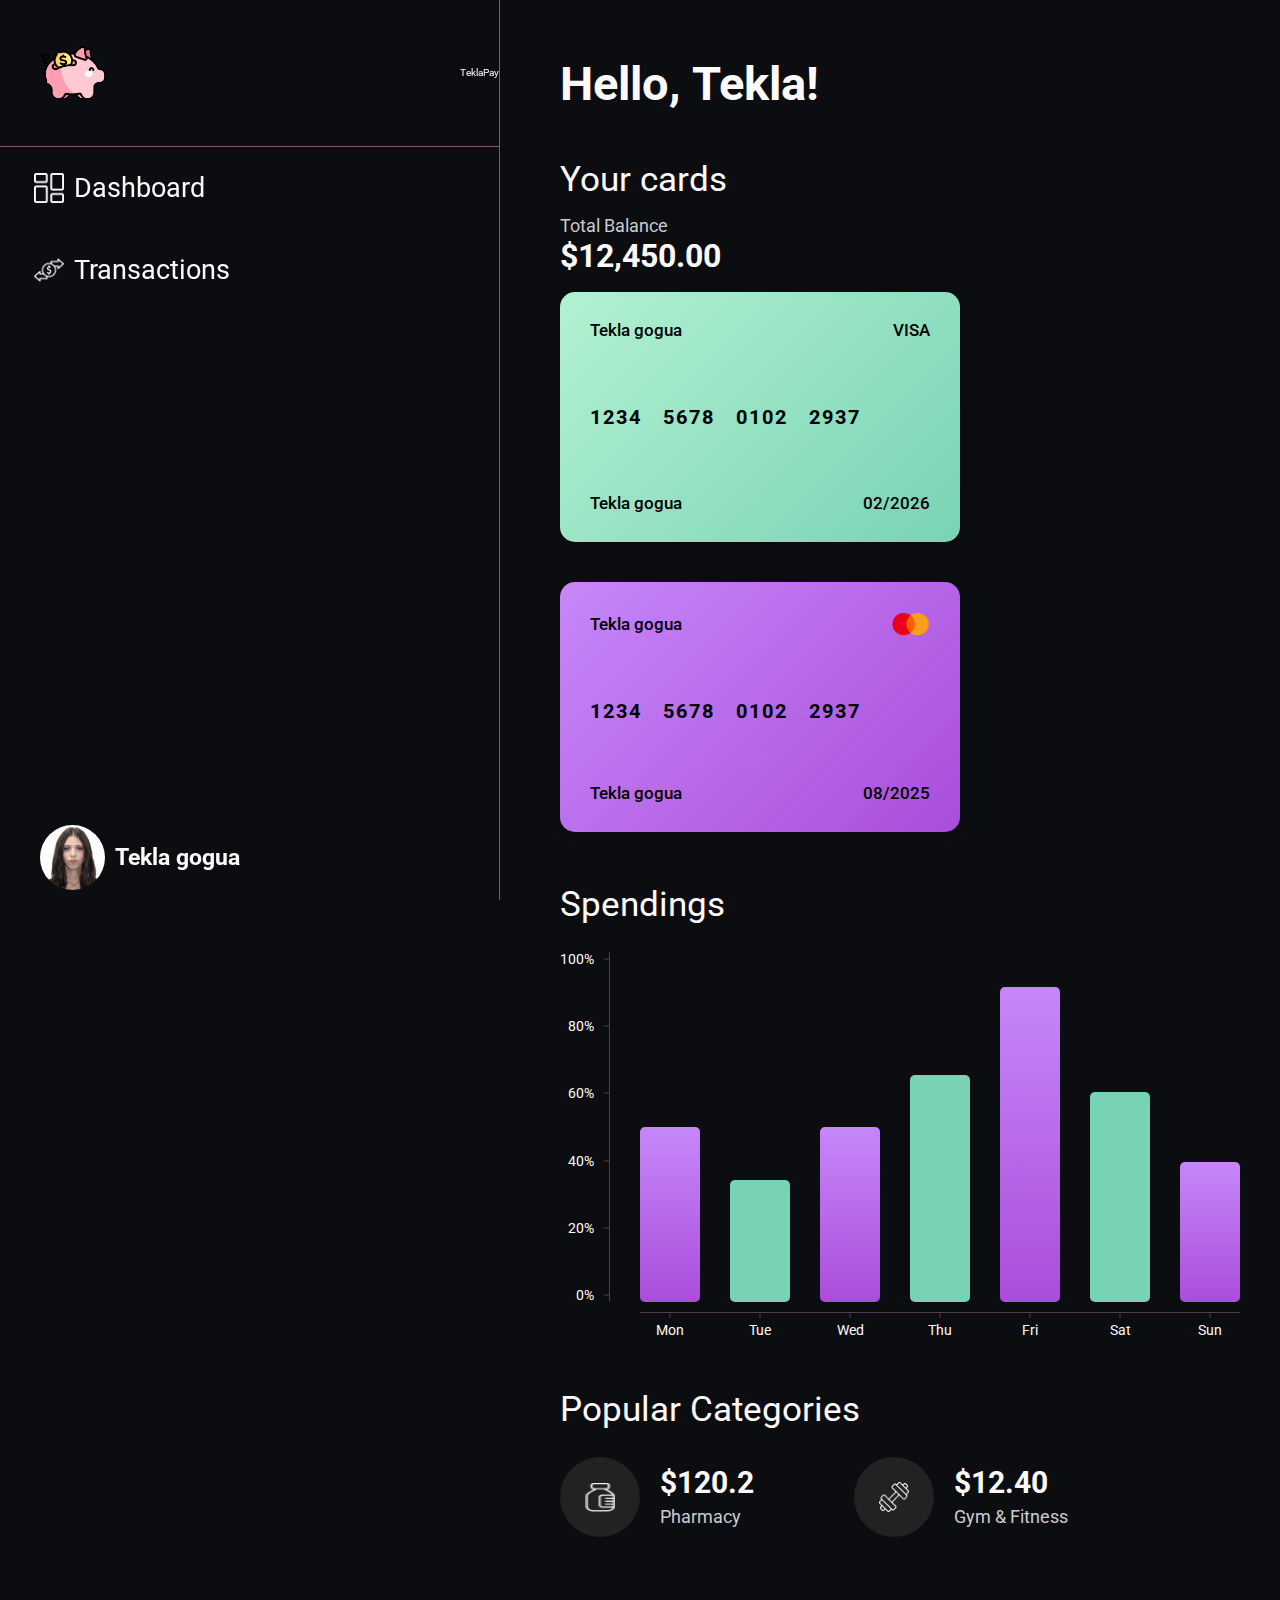
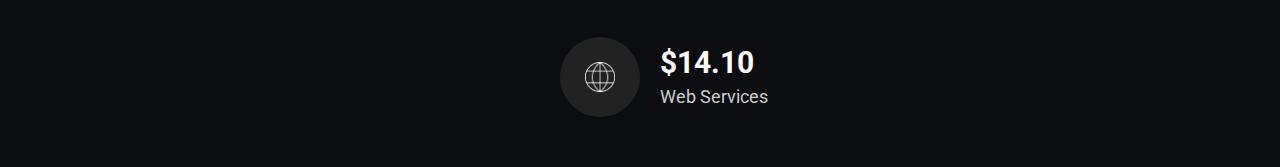
<file: index.html>
<!DOCTYPE html>
<html lang="en">
  <head>
    <meta charset="UTF-8" />
    <meta name="viewport" content="width=device-width, initial-scale=1.0" />
    <title>Dashboard</title>

    <link rel="stylesheet" href="styles/reset.css" />
    <link rel="stylesheet" href="styles/styles.css" />
    <link rel="stylesheet" href="styles/dashboard.css" />
  </head>
  <body>
    <aside class="sidebar">
      <div class="top-bar">
        <div class="logo">
          <img src="images/nav/main-icon.png" alt="main-icon" />
          <h1 class="title">TeklaPay</h1>
        </div>
        <nav class="navbar">
          <ul>
            <li>
              <a href="#">
                <img src="images/nav/dashboard.png" alt="dashboard" />
                <span>Dashboard</span>
              </a>
            </li>
            <li>
              <a href="pages/transactions.html">
                <img src="images/nav/transaction.png" alt="dashboard" />
                <span>Transactions</span>
              </a>
            </li>
          </ul>
        </nav>
      </div>
      <div class="profile">
        <img src="images/profile/teklaPfp.jpg" alt="profile-picture" />
        <p class="username">Tekla gogua</p>
      </div>
    </aside>
    <main>
      <header class="header">
        <h2 class="header-greeting">Hello, Tekla!</h2>
      </header>
      <section class="cards">
        <h3 class="sub-title">Your cards</h3>
        <div class="balance">
          <span class="balance-label">Total Balance</span>
          <span class="balance-amount">$12,450.00</span>
        </div>
        <div class="card-wrapper">
          <div class="card visa">
            <div class="card-row">
              <span>Tekla gogua</span>
              <span class="brand">VISA</span>
            </div>
            <div class="card-number">
              1234 &nbsp; 5678 &nbsp; 0102 &nbsp; 2937
            </div>
            <div class="card-row">
              <span>Tekla gogua</span>
              <span>02/2026</span>
            </div>
          </div>
          <div class="card mastercard">
            <div class="card-row">
              <span>Tekla gogua</span>
              <img
                src="images/dashboard/mastercard.png"
                alt="Mastercard logo"
                class="brand"
              />
            </div>
            <div class="card-number">
              1234 &nbsp; 5678 &nbsp; 0102 &nbsp; 2937
            </div>
            <div class="card-row">
              <span>Tekla gogua</span>
              <span>08/2025</span>
            </div>
          </div>
        </div>
      </section>
      <section class="spendings">
        <h3 class="sub-title">Spendings</h3>
        <div class="chart-container">
          <div class="y-axis">
            <div>100%</div>
            <div>80%</div>
            <div>60%</div>
            <div>40%</div>
            <div>20%</div>
            <div>0%</div>
          </div>
          <div class="chart">
            <div class="bar" style="--height: 50%" data-amount="$155k"></div>
            <div class="bar" style="--height: 35%" data-amount="$90k"></div>
            <div class="bar" style="--height: 50%" data-amount="$150k"></div>
            <div class="bar" style="--height: 65%" data-amount="$200k"></div>
            <div class="bar" style="--height: 90%" data-amount="$280k"></div>
            <div class="bar" style="--height: 60%" data-amount="$180k"></div>
            <div class="bar" style="--height: 40%" data-amount="$120k"></div>
          </div>
        </div>
        <div class="x-axis">
          <span>Mon</span>
          <span>Tue</span>
          <span>Wed</span>
          <span>Thu</span>
          <span>Fri</span>
          <span>Sat</span>
          <span>Sun</span>
        </div>
      </section>
      <section class="categories">
        <h3 class="sub-title">Popular Categories</h3>
        <div class="categories-wrapper">
          <div class="category">
            <div class="icon-circle">
              <img src="images/dashboard/pharmacy.png" alt="Pharmacy Icon" />
            </div>
            <div class="category-info">
              <span class="category-amount">$120.2</span>
              <span class="category-name">Pharmacy</span>
            </div>
          </div>

          <div class="category">
            <div class="icon-circle">
              <img src="images/dashboard/gym-fitness.png" alt="Gym Icon" />
            </div>
            <div class="category-info">
              <span class="category-amount">$12.40</span>
              <span class="category-name">Gym & Fitness</span>
            </div>
          </div>
          <div class="category">
            <div class="icon-circle">
              <img src="images/dashboard/web-services.png" alt="Web Services Icon" />
            </div>
            <div class="category-info">
              <span class="category-amount">$14.10</span>
              <span class="category-name">Web Services</span>
            </div>
          </div>
        </div>
      </section>
    </main>
  </body>
</html>
</file>
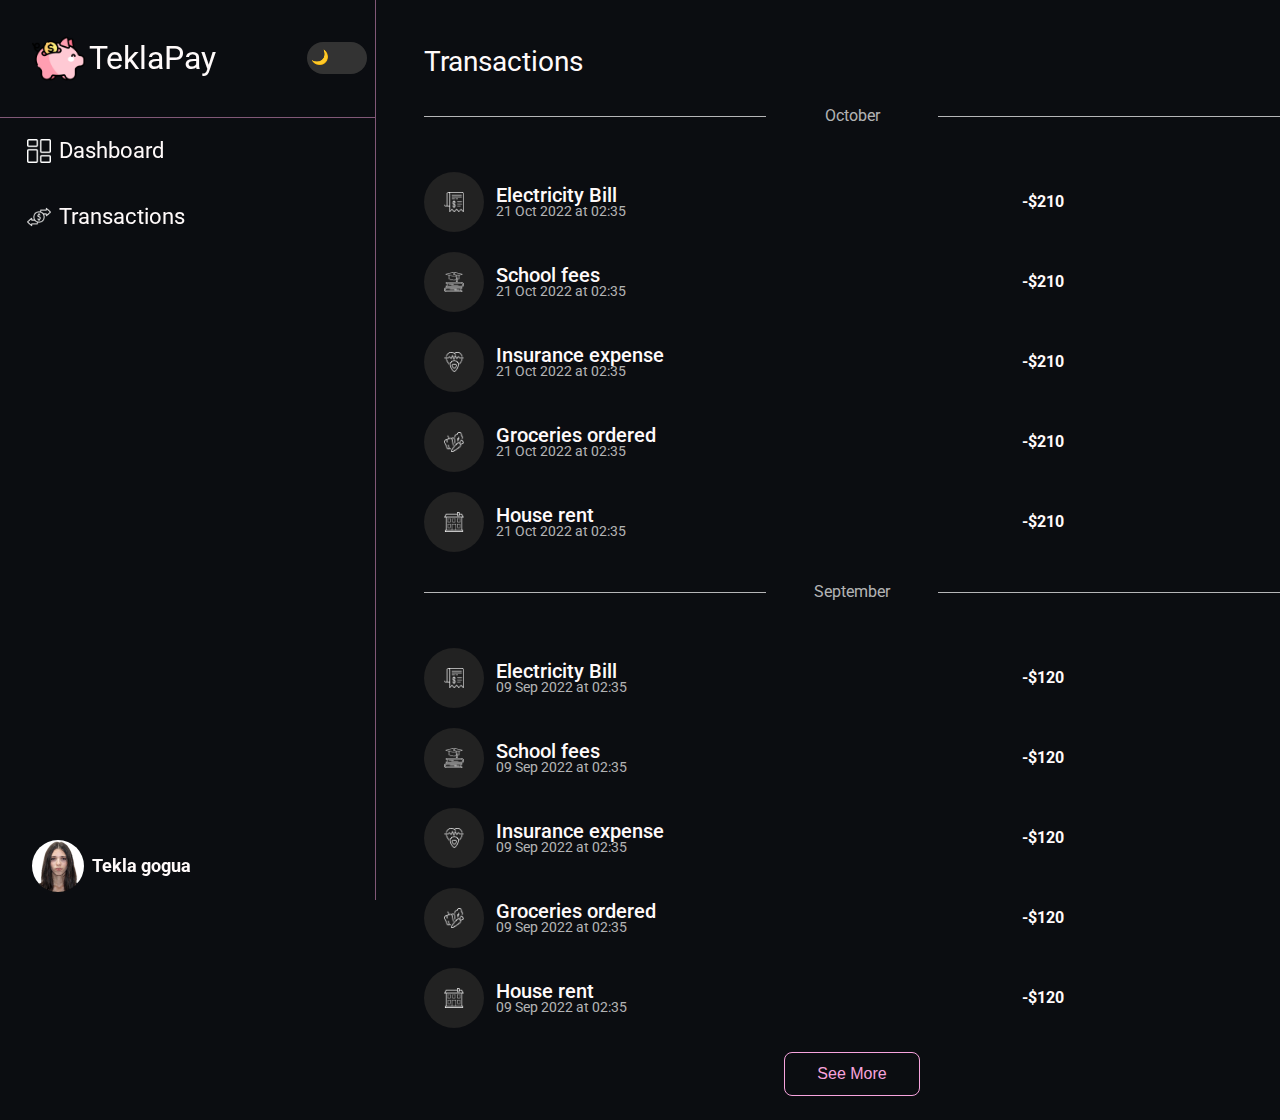
<file: pages/transactions.html>
<!DOCTYPE html>
<html lang="en">
  <head>
    <meta charset="UTF-8" />
    <meta name="viewport" content="width=device-width, initial-scale=1.0" />
    <meta
      name="description"
      content="View detailed transaction history by month and category in the TeklaPay dashboard."
    />
    <title>Transactions</title>

    <link rel="stylesheet" href="../styles/reset.css" />
    <link rel="stylesheet" href="../styles/styles.css" />
    <link rel="stylesheet" href="../styles/transactions.css" />
    <link rel="stylesheet" href="../styles/queries.css" />
  </head>
  <body>
    <aside class="sidebar">
      <div class="top-bar">
        <div class="logo">
          <div class="logo-container">
            <img src="../images/nav/main-icon.png" alt="main-icon" />
            <h1 class="title">TeklaPay</h1>
          </div>
          <div class="theme-toggle">
            <input type="checkbox" id="theme-switch" class="theme-switch" />
            <label for="theme-switch" class="theme-label">
              <span class="theme-icon">🌙</span>
              <span class="theme-icon">☀️</span>
            </label>
          </div>
        </div>
        <nav class="navbar">
          <ul>
            <li>
              <a href="../index.html">
                <img src="../images/nav/dashboard.png" alt="dashboard" />
                <span>Dashboard</span>
              </a>
            </li>
            <li>
              <a href="#">
                <img src="../images/nav/transaction.png" alt="dashboard" />
                <span>Transactions</span>
              </a>
            </li>
          </ul>
        </nav>
      </div>
      <div class="profile">
        <img src="../images/profile/teklaPfp.jpg" alt="profile-picture" />
        <p class="username">Tekla gogua</p>
      </div>
    </aside>
    <main>
      <section class="transactions">
        <div class="transactions-header">
          <h3 class="sub-title">Transactions</h3>
        </div>
        <div class="month-section">
          <div class="month-label">October</div>
          <div class="transactions-list">
            <div class="transactions-list">
              <div class="transaction">
                <div class="transaction-left">
                  <div class="transaction-icon">
                    <img
                      src="../images/transactions/electricity.png"
                      alt="Electricity Bill"
                    />
                  </div>
                  <div>
                    <p class="transaction-title">Electricity Bill</p>
                    <p class="transaction-date">21 Oct 2022 at 02:35</p>
                  </div>
                </div>
                <div class="transaction-amount">-$210</div>
              </div>
              <div class="transaction">
                <div class="transaction-left">
                  <div class="transaction-icon">
                    <img
                      src="../images/transactions/school.png"
                      alt="School fees"
                    />
                  </div>
                  <div>
                    <p class="transaction-title">School fees</p>
                    <p class="transaction-date">21 Oct 2022 at 02:35</p>
                  </div>
                </div>
                <div class="transaction-amount">-$210</div>
              </div>
              <div class="transaction">
                <div class="transaction-left">
                  <div class="transaction-icon">
                    <img
                      src="../images/transactions/insurance.png"
                      alt="Insurance expense"
                    />
                  </div>
                  <div>
                    <p class="transaction-title">Insurance expense</p>
                    <p class="transaction-date">21 Oct 2022 at 02:35</p>
                  </div>
                </div>
                <div class="transaction-amount">-$210</div>
              </div>
              <div class="transaction">
                <div class="transaction-left">
                  <div class="transaction-icon">
                    <img
                      src="../images/transactions/groceries.png"
                      alt="Groceries ordered"
                    />
                  </div>
                  <div>
                    <p class="transaction-title">Groceries ordered</p>
                    <p class="transaction-date">21 Oct 2022 at 02:35</p>
                  </div>
                </div>
                <div class="transaction-amount">-$210</div>
              </div>
              <div class="transaction">
                <div class="transaction-left">
                  <div class="transaction-icon">
                    <img
                      src="../images/transactions/house-rent.png"
                      alt="House rent"
                    />
                  </div>
                  <div>
                    <p class="transaction-title">House rent</p>
                    <p class="transaction-date">21 Oct 2022 at 02:35</p>
                  </div>
                </div>
                <div class="transaction-amount">-$210</div>
              </div>
            </div>
          </div>
        </div>

        <div class="month-section">
          <div class="month-label">September</div>
          <div class="transactions-list">
            <div class="transactions-list">
              <div class="transaction">
                <div class="transaction-left">
                  <div class="transaction-icon">
                    <img
                      src="../images/transactions/electricity.png"
                      alt="Electricity Bill"
                    />
                  </div>
                  <div>
                    <p class="transaction-title">Electricity Bill</p>
                    <p class="transaction-date">09 Sep 2022 at 02:35</p>
                  </div>
                </div>
                <div class="transaction-amount">-$120</div>
              </div>
              <div class="transaction">
                <div class="transaction-left">
                  <div class="transaction-icon">
                    <img
                      src="../images/transactions/school.png"
                      alt="School fees"
                    />
                  </div>
                  <div>
                    <p class="transaction-title">School fees</p>
                    <p class="transaction-date">09 Sep 2022 at 02:35</p>
                  </div>
                </div>
                <div class="transaction-amount">-$120</div>
              </div>
              <div class="transaction">
                <div class="transaction-left">
                  <div class="transaction-icon">
                    <img
                      src="../images/transactions/insurance.png"
                      alt="Insurance expense"
                    />
                  </div>
                  <div>
                    <p class="transaction-title">Insurance expense</p>
                    <p class="transaction-date">09 Sep 2022 at 02:35</p>
                  </div>
                </div>
                <div class="transaction-amount">-$120</div>
              </div>
              <div class="transaction">
                <div class="transaction-left">
                  <div class="transaction-icon">
                    <img
                      src="../images/transactions/groceries.png"
                      alt="Groceries ordered"
                    />
                  </div>
                  <div>
                    <p class="transaction-title">Groceries ordered</p>
                    <p class="transaction-date">09 Sep 2022 at 02:35</p>
                  </div>
                </div>
                <div class="transaction-amount">-$120</div>
              </div>
              <div class="transaction">
                <div class="transaction-left">
                  <div class="transaction-icon">
                    <img
                      src="../images/transactions/house-rent.png"
                      alt="House rent"
                    />
                  </div>
                  <div>
                    <p class="transaction-title">House rent</p>
                    <p class="transaction-date">09 Sep 2022 at 02:35</p>
                  </div>
                </div>
                <div class="transaction-amount">-$120</div>
              </div>
            </div>
          </div>
        </div>
        <button class="see-all-btn">See More</button>
      </section>
    </main>
  </body>
</html>
</file>
<file: styles/styles.css>
@import url("https://fonts.googleapis.com/css2?family=Roboto:ital,wght@0,100..900;1,100..900&display=swap");

:root {
  --background-color: #0b0d11;
  --font-color: #fffafa;
  --hover-color: #f7a4de;
  --lable-color: rgba(255, 255, 255, 0.7);
}

body {
  background-color: var(--background-color);
  color: var(--font-color);
  font-family: "Roboto", sans-serif;
}

/* SIDE NAVIGATION */
.sidebar {
  border-right: 1px solid rgba(247, 164, 222, 0.5);
  position: fixed;
  height: 100vh;
  width: 50rem;
  display: flex;
  flex-direction: column;
  justify-content: space-between;
  padding-top: 4rem;
}

.logo {
  display: flex;
  align-items: center;
  justify-content: space-between;
  border-bottom: 1px solid rgba(247, 164, 222, 0.5);
  padding-bottom: 4rem;
  padding-left: 4rem;
}

.logo-container {
  display: flex;
  align-items: center;
  gap: 0.5rem;
  font-size: 4rem;
}

.logo img {
  width: 6.6rem;
  height: 6.6rem;
}

/* NAVBAR */
.navbar ul {
  list-style: none;
  padding: 0;
  margin: 0;
}

.navbar li {
  border-radius: 1.2rem;
  transition: all 0.3s ease;
}

.navbar li a {
  display: flex;
  align-items: center;
  gap: 1rem;
  padding: 2.5rem 3.3rem;
  color: var(--font-color);
  text-decoration: none;
  border: 1px solid transparent;
  transition: all 0.3s ease;
}

.navbar li a:hover {
  border-bottom: 1px solid var(--hover-color);
  border-top: 1px solid var(--hover-color);
  background-color: var(--background-color);
  color: var(--hover-color);
}

.navbar li a:hover img {
  filter: invert(75%) sepia(80%) saturate(500%) hue-rotate(275deg);
}

.navbar li img {
  width: 3rem;
  height: 3rem;
  object-fit: contain;
  filter: brightness(0) invert(1);
}

.navbar li span {
  font-size: 2.7rem;
}

/* PROFILE */
.profile {
  display: flex;
  align-items: center;
  gap: 1rem;
  padding-left: 4rem;
  padding-bottom: 1rem;
}

.profile img {
  width: 6.5rem;
  height: 6.5rem;
  border-radius: 50%;
}

.username {
  font-size: 2.3rem;
  font-weight: bold;
}

/* MAIN */
main {
  display: flex;
  flex-direction: column;
  gap: 5.5rem;
  padding-top: 6rem;
  margin-left: 56rem;
}

.sub-title {
  font-size: 3.5rem;
}

/* Theme Toggle Styles */
.theme-toggle {
  display: flex;
  justify-content: center;
  margin-right: 1rem;
}

.theme-switch {
  display: none;
}

.theme-label {
  position: relative;
  display: inline-block;
  width: 7.5rem;
  height: 4rem;
  background-color: #333;
  border-radius: 3rem;
  cursor: pointer;
  transition: background-color 0.3s;
}

.theme-icon {
  position: absolute;
  top: 50%;
  transform: translateY(-50%);
  font-size: 1.8rem;
  transition: opacity 0.3s;
}

.theme-icon:first-child {
  left: 0.5rem;
  opacity: 1;
}

.theme-icon:last-child {
  right: 0.5rem;
  opacity: 0;
}

.theme-switch:checked + .theme-label {
  background-color: #f7a4de;
}

.theme-switch:checked + .theme-label .theme-icon:first-child {
  opacity: 0;
}

.theme-switch:checked + .theme-label .theme-icon:last-child {
  opacity: 1;
}

:root:has(.theme-switch:checked) {
  --background-color: #fffafa;
  --font-color: #0b0d11;
  --lable-color: rgba(0, 0, 0, 0.7);
}

:root:has(.theme-switch:checked) .sidebar {
  border-right: 1px solid rgba(0, 0, 0, 0.1);
}

:root:has(.theme-switch:checked) .navbar li img {
  filter: brightness(0) invert(0);
}

:root:has(.theme-switch:checked) .navbar li a:hover img {
  filter: invert(75%) sepia(80%) saturate(500%) hue-rotate(275deg);
}
</file>
<file: styles/dashboard.css>
.header {
  font-size: 4.7rem;
  font-weight: bold;
}

/* CARDS */
.balance {
  margin: 2rem 0;
  display: flex;
  flex-direction: column;
}

.balance-label {
  font-size: 1.8rem;
  color: #ccc;
}

.balance-amount {
  font-size: 3.2rem;
  font-weight: bold;
  color: var(--font-color);
  margin-top: 0.5rem;
}

.card-wrapper {
  display: flex;
  gap: 4rem;
  flex-wrap: wrap;
}

.card {
  background-color: #222;
  border-radius: 1.5rem;
  padding: 3rem;
  width: 40rem;
  height: 25rem;
  color: black;
  font-size: 1.7rem;
  font-weight: 500;
  display: flex;
  flex-direction: column;
  justify-content: space-between;
  box-shadow: 0 0 10px rgba(0, 0, 0, 0.3);
  transition: transform 0.3s ease, box-shadow 0.3s ease;
}

.card:hover {
  transform: translateY(-10px);
  box-shadow: 0 15px 25px rgba(0, 0, 0, 0.4);
}

.card-row {
  display: flex;
  justify-content: space-between;
  align-items: center;
}

.card-number {
  font-size: 2rem;
  letter-spacing: 0.2rem;
  font-weight: bold;
  margin: 1.5rem 0;
}

.card.visa {
  background: linear-gradient(135deg, #b2f1d1, #78d3b4);
  color: #000;
}

.card.mastercard {
  background: linear-gradient(135deg, #c687f8, #aa4ddb);
  color: #000;
  position: relative;
}

.card.mastercard .brand {
  width: 3.8rem;
  height: 2.4rem;
}

/* SPENDINGS */
.chart-container {
  display: flex;
  align-items: flex-end;
  gap: 2rem;
  margin-top: 3rem;
  position: relative;
}

.y-axis {
  display: flex;
  flex-direction: column;
  justify-content: space-between;
  height: 35rem;
  font-size: 1.4rem;
  color: var(--font-color);
  padding-right: 1rem;
  border-right: 1px solid rgba(247, 164, 222, 0.3);
}

.y-axis div {
  position: relative;
  text-align: right;
  padding-right: 0.5rem;
}

.y-axis div::after {
  content: "";
  position: absolute;
  right: -1rem;
  top: 50%;
  transform: translateY(-50%);
  width: 0.5rem;
  height: 1px;
  background: rgba(247, 164, 222, 0.3);
}

.chart {
  display: flex;
  align-items: flex-end;
  gap: 3rem;
  height: 35rem;
  position: relative;
  padding-left: 1rem;
}

.bar {
  position: relative;
  width: 6rem;
  background: linear-gradient(180deg, #78d3b4, #78d3b4);
  border-radius: 0.5rem;
  height: var(--height);
  display: flex;
  align-items: center;
  justify-content: center;
  transition: background-color 0.3s;
  cursor: pointer;
}

.bar:nth-child(odd) {
  background: linear-gradient(180deg, #c687f8, #aa4ddb);
}

.bar:hover {
  background: var(--hover-color);
}

.bar::before {
  content: attr(data-amount);
  position: absolute;
  top: -2rem;
  background: #333;
  color: white;
  padding: 0.2rem 0.5rem;
  border-radius: 0.3rem;
  font-size: 1.2rem;
  opacity: 0;
  transform: translateY(-0.5rem);
  transition: opacity 0.3s, transform 0.3s;
  white-space: nowrap;
}

.bar:hover::before {
  opacity: 1;
  transform: translateY(-1rem);
}

.x-axis {
  display: flex;
  justify-content: space-between;
  align-items: center;
  margin-top: 1rem;
  width: 60rem;
  font-size: 1.4rem;
  color: var(--font-color);
  border-top: 1px solid rgba(247, 164, 222, 0.3);
  margin-left: 8rem;
  padding-top: 1rem;
}

.x-axis span {
  width: 6rem;
  text-align: center;
  position: relative;
}

.x-axis span::before {
  content: "";
  position: absolute;
  top: -1rem;
  left: 50%;
  transform: translateX(-50%);
  width: 1px;
  height: 0.5rem;
  background: rgba(247, 164, 222, 0.3);
}

/* CATEGORIES */
.categories {
  margin-bottom: 5rem;
}

.categories-wrapper {
  display: flex;
  gap: 10rem;
  margin-top: 3rem;
  flex-wrap: wrap;
}

.category {
  display: flex;
  align-items: center;
  gap: 2rem;
}

.icon-circle {
  width: 8rem;
  height: 8rem;
  background-color: #222;
  border-radius: 50%;
  display: flex;
  align-items: center;
  justify-content: center;
  transition: all 0.3s ease;
}

.icon-circle:hover {
  background-color: #4b4a4a;
}

.icon-circle img {
  width: 3rem;
  height: 3rem;
  filter: brightness(0) invert(1);
}

#pharmacy {
  width: 2rem;
  height: 3.2rem;
}

.category-info {
  display: flex;
  flex-direction: column;
}

.category-amount {
  font-size: 3rem;
  font-weight: bold;
  margin-bottom: 1rem;
}

.category-name {
  font-size: 1.8rem;
  color: #ccc;
}
</file>
<file: styles/transactions.css>
.transactions-header {
  display: flex;
  justify-content: space-between;
  align-items: center;
}

.transactions-list {
  display: flex;
  flex-direction: column;
  gap: 2.5rem;
  margin-top: 3rem;
}

.transaction {
  max-width: 80rem;
  display: flex;
  justify-content: space-between;
  align-items: center;
}

.transaction-left {
  display: flex;
  align-items: center;
  gap: 1.5rem;
}

.transaction-icon {
  width: 7.5rem;
  height: 7.5rem;
  background-color: #222;
  border-radius: 50%;
  display: flex;
  align-items: center;
  justify-content: center;
  transition: all 0.3s ease;
}

.transaction-icon:hover {
  background-color: #4b4a4a;
}

.transaction-icon img {
  width: 2.5rem;
  height: 2.5rem;
  filter: brightness(0) invert(1);
}

.transaction-title {
  font-size: 2.5rem;
  font-weight: 500;
}

.transaction-date {
  font-size: 1.8rem;
  color: var(--lable-color);
}

.transaction-amount {
  font-size: 2rem;
  font-weight: bold;
}

.month-section {
  margin-top: 4rem;
}

.month-label {
  text-align: center;
  font-size: 2rem;
  color: var(--lable-color);
  margin: 3rem 0;
  position: relative;
}

.month-label::before,
.month-label::after {
  content: "";
  position: absolute;
  top: 50%;
  width: 40%;
  height: 1px;
  background-color: var(--lable-color);
}

.month-label::before {
  left: 0;
}

.month-label::after {
  right: 0;
}

.see-all-btn {
  display: block;
  margin: 3rem auto 0 auto;
  background-color: transparent;
  color: var(--hover-color);
  border: 1px solid var(--hover-color);
  padding: 1.5rem 4rem;
  border-radius: 1rem;
  font-size: 2rem;
  cursor: pointer;
  transition: background-color 0.3s, color 0.3s;
  margin-bottom: 3rem;
}

.see-all-btn:hover {
  background-color: var(--hover-color);
  color: var(--background-color);
}
</file>
<file: styles/queries.css>
/* 1536px of screen */
@media (max-width: 96em) {
  html {
    font-size: 50%;
  }

  .sidebar {
    max-width: 47rem;
  }

  main {
    margin-left: 53rem;
  }
}

/* 1200px of screen */
@media (max-width: 96em) {
  .card-wrapper {
    flex-wrap: nowrap;
    overflow-x: auto;
    -webkit-overflow-scrolling: touch;
    gap: 2rem;
    scrollbar-width: none;
  }

  .card-wrapper::-webkit-scrollbar {
    display: none;
  }

  .card {
    min-width: 30rem;
    flex: 0 0 auto;
  }

  .card:hover {
    transform: translateY(0);
  }

  .categories-wrapper {
    gap: 5rem;
  }
}

/* 1000px of screen */
@media (max-width: 62.5em) {
  .sidebar {
    width: 100%;
    min-width: 100%;
    height: auto;
    position: relative;
    border-right: none;
    border-bottom: 1px solid rgba(247, 164, 222, 0.5);
  }

  .navbar li a {
    padding: 1.5rem;
    justify-content: center;
  }

  .profile {
    margin-top: 2rem;
  }

  main {
    margin-left: 0;
    padding: 5rem;
  }
}

/* 620px of screen */
@media (max-width: 38.75em) {
  .chart-container {
    flex-direction: column;
    align-items: flex-start;
    gap: 1rem;
  }

  .y-axis {
    display: none;
  }

  .chart {
    display: flex;
    flex-direction: column;
    gap: 1.5rem;
    width: 100%;
    height: auto;
  }

  .bar {
    position: relative;
    width: var(--height);
    height: 4rem;
    background: linear-gradient(90deg, #78d3b4, #78d3b4);
    border-radius: 0.5rem;
    display: flex;
    align-items: center;
    justify-content: flex-end;
    transition: background-color 0.3s;
    cursor: pointer;
  }

  .bar:nth-child(odd) {
    background: linear-gradient(90deg, #c687f8, #aa4ddb);
  }

  .bar::before {
    content: attr(data-amount);
    position: absolute;
    right: -3rem;
    background: #333;
    color: white;
    padding: 0.2rem 0.5rem;
    border-radius: 0.3rem;
    font-size: 1.2rem;
    opacity: 0;
    transform: translateX(0.5rem);
    transition: opacity 0.3s, transform 0.3s;
    white-space: nowrap;
  }

  .bar:hover::before {
    opacity: 1;
    transform: translateX(1rem);
  }

  .x-axis {
    display: none;
  }

  .bar:nth-child(1)::after {
    content: "Mon";
  }
  .bar:nth-child(2)::after {
    content: "Tue";
  }
  .bar:nth-child(3)::after {
    content: "Wed";
  }
  .bar:nth-child(4)::after {
    content: "Thu";
  }
  .bar:nth-child(5)::after {
    content: "Fri";
  }
  .bar:nth-child(6)::after {
    content: "Sat";
  }
  .bar:nth-child(7)::after {
    content: "Sun";
  }

  .bar::after {
    position: absolute;
    left: -5rem;
    color: var(--font-color);
    font-size: 1.4rem;
    font-weight: bold;
    white-space: nowrap;
  }

  .transactions {
    margin: -4rem;
  }

  .transactions-header {
    margin: 2rem;
  }

  .month-label::before,
  .month-label::after {
    width: 30%;
  }
}
</file>
